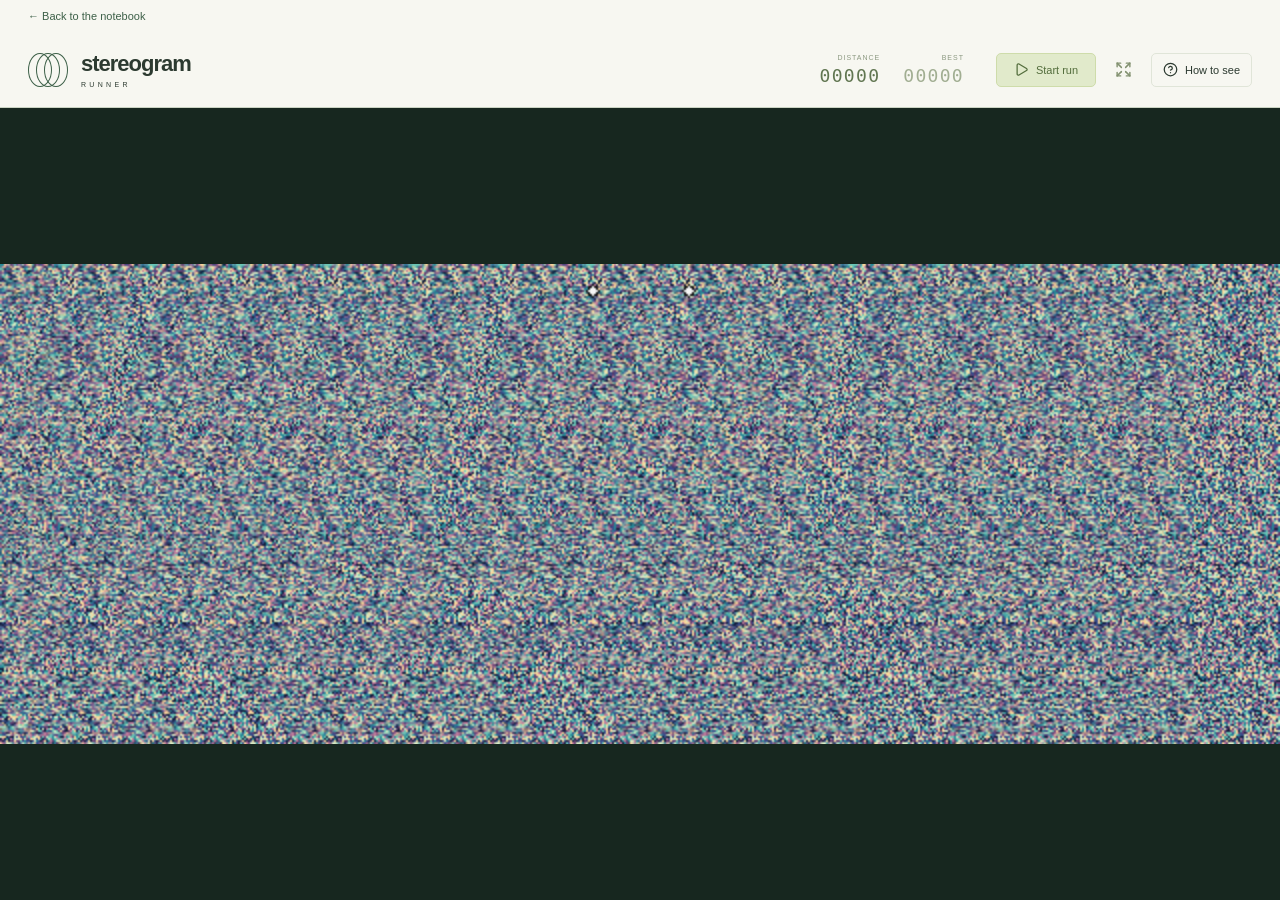
<file: projects/stereogram-runner/index.html>
<!doctype html>
<html lang="en">
  <head>
    <meta charset="UTF-8" />
    <meta name="viewport" content="width=device-width, initial-scale=1" />
    <meta name="description" content="Find the hidden dinosaur. Jump the rocks. A multicolor stereogram game." />
    <title>Stereogram Runner</title>
    <link rel="icon" href="./favicon.svg" type="image/svg+xml" />
    <script type="module" crossorigin src="./assets/index-05bqgJP1.js"></script>
    <link rel="stylesheet" crossorigin href="./assets/index-CHdSz0ih.css">
    <script src="../../analytics.js" defer></script>
  </head>
  <body>
    <div id="root"></div>
    <noscript>This game needs JavaScript and WebGL. Gameplay stays on your device.</noscript>
  </body>
</html>
</file>
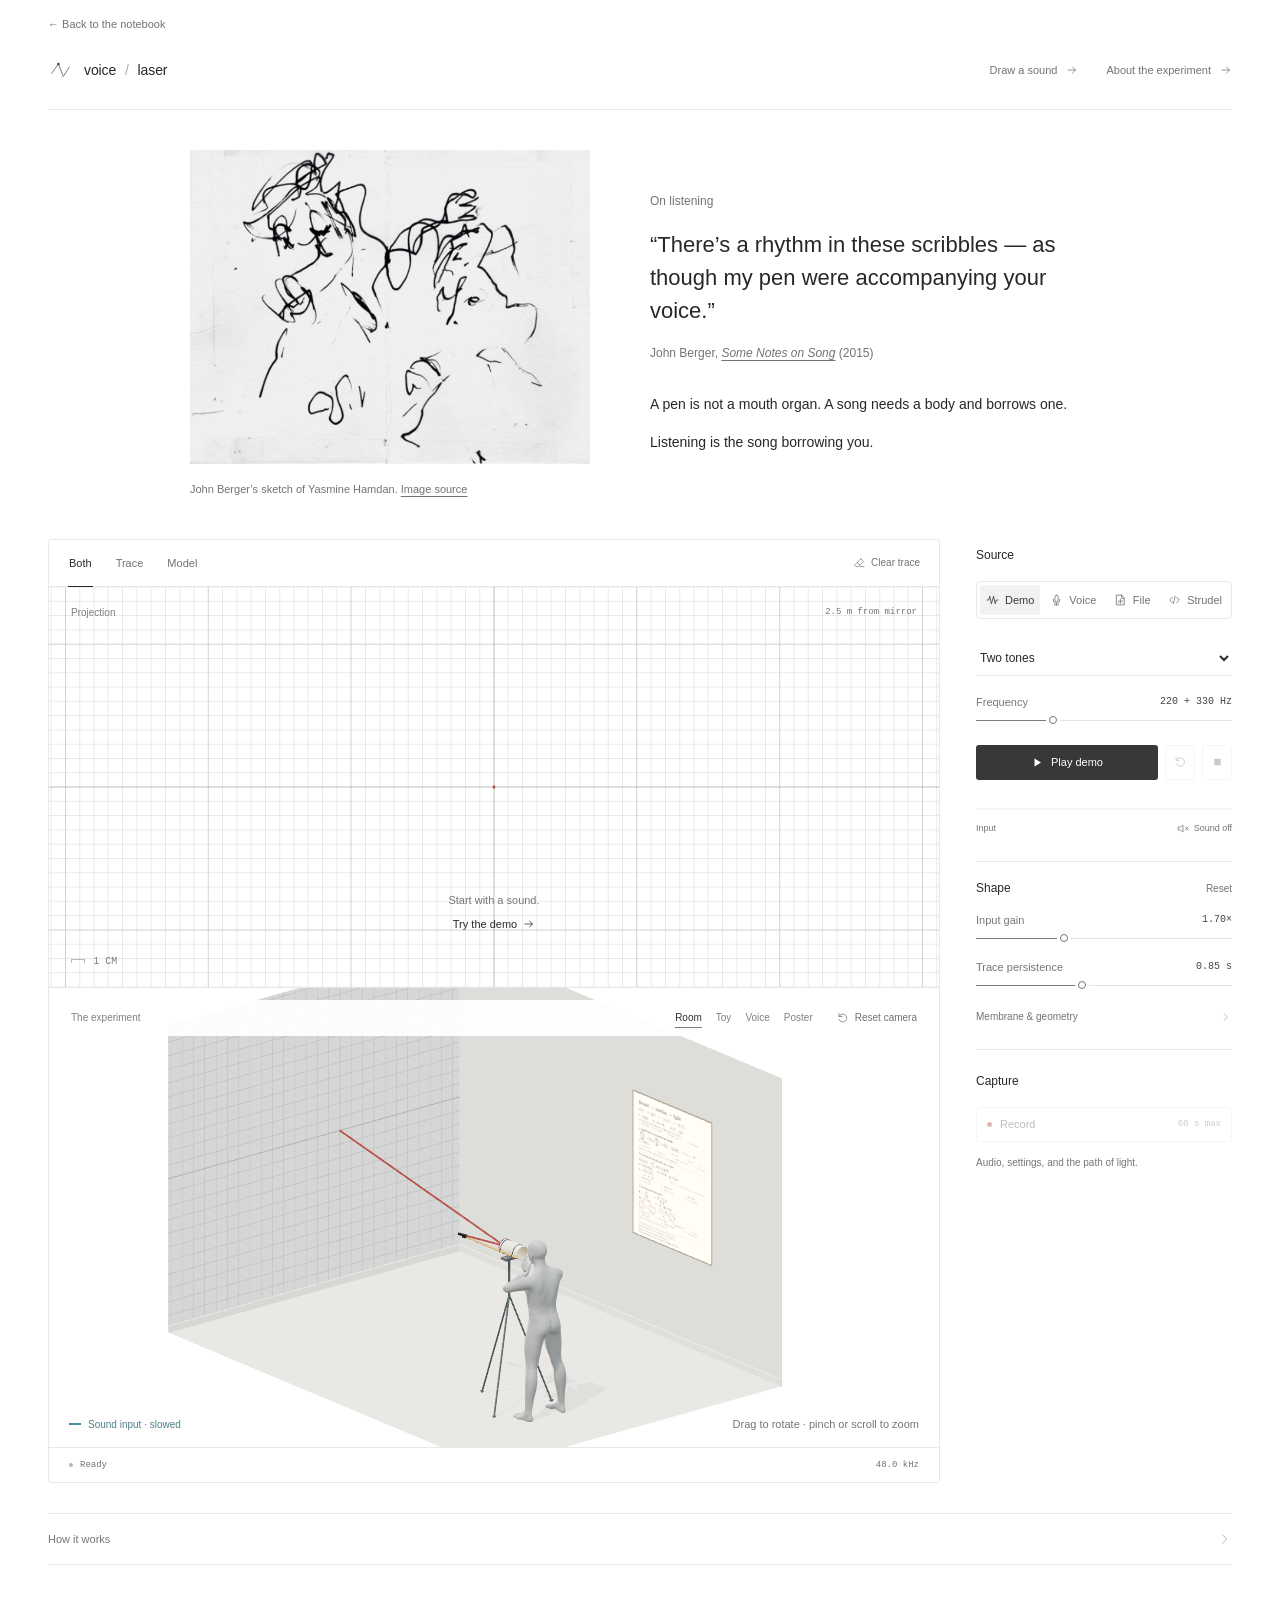
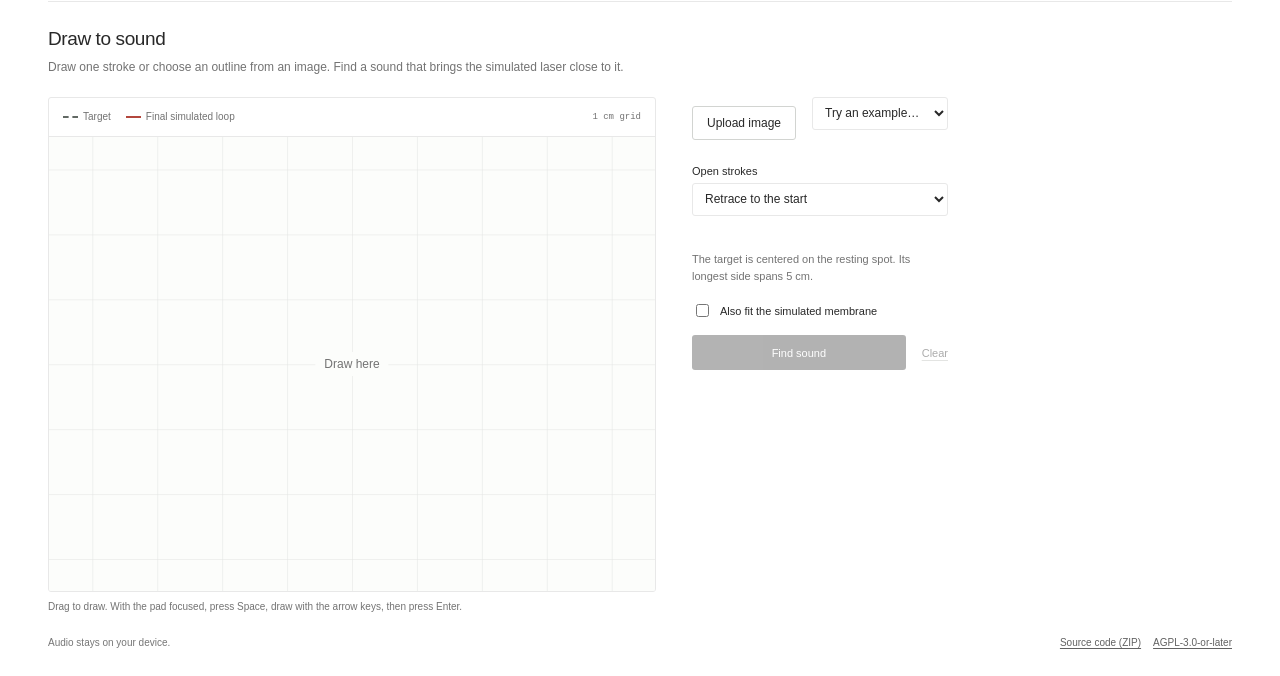
<file: projects/voice-laser-lab/index.html>
<!doctype html>
<html lang="en">
  <head>
    <meta charset="UTF-8" />
    <meta name="viewport" content="width=device-width, initial-scale=1" />
    <meta name="description" content="Explore sound through a membrane, mirror, and laser. A local, interactive optical sound experiment with recording and reproducible physics." />
    <title>Voice / Laser Lab</title>
    <link rel="icon" href="./favicon.svg" type="image/svg+xml" />
    <script type="module" crossorigin src="./assets/index-C1DnEVLA.js"></script>
    <link rel="stylesheet" crossorigin href="./assets/index-6C_Yd1FR.css">
    <script src="../../analytics.js" defer></script>
  </head>
  <body>
    <div id="root"></div>
    <noscript>This experiment needs JavaScript. Audio and recordings stay on your device.</noscript>
  </body>
</html>
</file>
<file: projects/voice-laser-lab/assets/index-6C_Yd1FR.css>
.inverse-lab{border-top:1px solid var(--line);margin-top:36px;padding-top:26px;scroll-margin-top:20px}.inverse-heading{margin-bottom:20px}.inverse-heading h2{letter-spacing:-.4px;margin:0 0 8px;font-size:19px;font-weight:450}.inverse-heading p,.inverse-caption,.inverse-hint{color:var(--muted);font-size:12px;line-height:1.6}.inverse-workbench{grid-template-columns:minmax(0,1fr) minmax(215px,256px);align-items:start;gap:36px;max-width:900px;display:grid}.inverse-pad-wrap{border:1px solid var(--line);background:#fff;border-radius:3px;position:relative;overflow:hidden}.inverse-legend{border-bottom:1px solid var(--line);min-height:39px;color:var(--muted);align-items:center;gap:15px;padding:8px 14px;font-size:10px;display:flex}.inverse-legend span{align-items:center;gap:5px;display:inline-flex}.inverse-legend i{border-top:2px dashed #626964;width:15px;display:inline-block}.inverse-legend .inverse-laser-key{border-top:2px solid var(--accent)}.inverse-grid-scale{font:9px var(--mono);margin-left:auto}.inverse-pad{aspect-ratio:4/3;touch-action:none;cursor:crosshair;-webkit-user-select:none;user-select:none;background:#fcfdfb;width:100%;display:block}.inverse-pad:focus-visible{outline:2px solid var(--accent);outline-offset:-2px}.inverse-target,.inverse-trace{fill:none;stroke-linejoin:round;stroke-linecap:round;vector-effect:non-scaling-stroke}.inverse-target{stroke:#626964;stroke-width:2px;stroke-dasharray:4 4}.inverse-trace{stroke:var(--accent);stroke-width:1.75px}.inverse-pad-hint{color:var(--muted);pointer-events:none;background:#fcfdfb;padding:5px 9px;font-size:12px;position:absolute;top:calc(50% + 19px);left:50%;transform:translate(-50%,-50%)}.inverse-hint{margin-top:7px;font-size:10px}.inverse-controls{align-content:start;gap:15px;min-width:0;display:grid}.inverse-inputs,.inverse-run{flex-wrap:wrap;align-items:center;gap:16px;display:flex}.inverse-file{cursor:pointer;border:1px solid #d2d4d1;border-radius:3px;justify-content:center;align-items:center;min-height:34px;padding:4px 14px;font-size:12px;display:inline-flex;position:relative;overflow:hidden}.inverse-file:focus-within{outline:1px solid var(--text);outline-offset:3px}.inverse-file input{opacity:0;cursor:pointer;width:100%;position:absolute;inset:0}.inverse-link,.inverse-output a{color:var(--text);text-underline-offset:3px;padding:3px 0;font-size:11px;-webkit-text-decoration:underline #b6bab5;text-decoration:underline #b6bab5}.inverse-save{justify-self:start}.inverse-run .primary-button{width:auto;padding:0 20px}.inverse-inputs select{flex:105px;min-width:110px}.inverse-controls label:not(.inverse-file){gap:6px;font-size:11px;display:grid}.inverse-controls label.inverse-tuning{cursor:pointer;align-items:center;gap:8px;display:flex}.inverse-controls select{border:1px solid var(--line);width:100%;min-height:33px;color:var(--text);background:#fff;border-radius:3px;padding:3px 8px;font-size:12px}.inverse-caption{font-size:11px}.inverse-source{gap:9px;display:grid}.inverse-source svg{background:var(--soft);border:1px solid var(--line);width:100%;height:100px;display:block}.inverse-status{color:var(--muted);font-size:11px}.inverse-status:empty{display:none}.inverse-controls .error-message{margin-top:0}.inverse-output{border-top:1px solid var(--line);place-items:start;gap:11px;padding-top:12px;display:grid}.inverse-output dl{gap:7px;width:100%;margin:0;font-size:11px;display:grid}.inverse-output dl div{justify-content:space-between;gap:12px;display:flex}.inverse-output dt{color:var(--muted)}.inverse-output dd{font-family:var(--mono);margin:0}.inverse-output audio{width:100%;height:34px;display:block}@media (width<=790px){.inverse-workbench{grid-template-columns:minmax(0,1fr) minmax(180px,215px);gap:22px}}@media (width<=590px){.inverse-workbench{grid-template-columns:minmax(0,1fr);gap:16px}.inverse-lab{margin-top:26px;padding-top:20px}.inverse-controls{gap:12px}.inverse-source svg{height:130px}}:root{--lightningcss-light:initial;--lightningcss-dark: ;color-scheme:light;--bg:#fff;--panel:#fff;--line:#e8e8e8;--text:#282828;--muted:#737373;--soft:#f8f8f8;--accent:#b3473d;--mono:ui-monospace, SFMono-Regular, Menlo, Monaco, Consolas, monospace;--sans:-apple-system, BlinkMacSystemFont, "Segoe UI", Helvetica, Arial, sans-serif;--hairline-plate:#fff;--hairline-hi:#282828;--hairline-edge:#7c7c7c;--hairline-mid:#afafaf;--hairline-lo:#e8e8e8;--hairline-stroke:.9}*{box-sizing:border-box}body{background:var(--bg);color:var(--text);font:13px var(--sans);-webkit-font-smoothing:antialiased;margin:0}button,input,select{font:inherit}button{color:inherit;cursor:pointer;background:0 0;border:0;transition:color .14s,background .14s,border-color .14s}button:disabled{cursor:default;opacity:.38}a{color:inherit;text-decoration:none}button,a,summary,input,select{-webkit-tap-highlight-color:transparent}button:focus-visible,a:focus-visible,summary:focus-visible,select:focus-visible,input:focus-visible{outline:1px solid var(--text);outline-offset:5px}svg{flex-shrink:0}h1,h2,h3,p{margin:0}::selection{background:#ebebeb}.lab-shell{max-width:1380px;margin:0 auto;padding:0 48px}.site-header{border-bottom:1px solid var(--line);justify-content:space-between;align-items:center;height:80px;display:flex}.brand{letter-spacing:-.1px;align-items:center;gap:11px;font-size:14px;font-weight:450;display:flex}.brand-divider{color:#adadad;margin:0 5px}.brand-mark{color:#444}.about-link{color:var(--muted);align-items:center;gap:9px;font-size:11px;display:flex}.about-link:hover{color:var(--text)}.lab-navigation{align-items:center;gap:clamp(10px,3vw,28px);display:flex}@media (width<=480px){.lab-navigation .about-link svg{display:none}}.intro{padding:38px 0 35px}h1{letter-spacing:-1px;font-size:30px;font-weight:400;line-height:1.2}.intro-copy{color:var(--muted);margin-top:10px;font-size:12px;line-height:1.6}.workbench{grid-template-columns:minmax(0,1fr) 256px;align-items:start;gap:36px;display:grid}.workspace{border:1px solid var(--line);background:#fff;border-radius:3px;min-width:0;overflow:hidden}.workspace-toolbar{border-bottom:1px solid var(--line);justify-content:space-between;align-items:center;height:47px;padding:0 19px;display:flex}.view-tabs{align-items:center;gap:22px;height:100%;display:flex}.view-tabs button{height:100%;color:var(--muted);padding:0 1px;font-size:11px;position:relative}.view-tabs button.active{color:var(--text)}.view-tabs button.active:after{content:"";background:var(--text);height:1px;position:absolute;bottom:-1px;left:0;right:0}.view-tabs button:hover{color:var(--text)}.text-button{color:var(--muted);align-items:center;gap:6px;padding:0;font-size:10px;line-height:1.5;display:inline-flex}.text-button:hover{color:var(--text)}.clear-button svg{width:11px}.projection-panel{background:#fff;height:400px;position:relative;overflow:hidden}.panel-heading{z-index:2;pointer-events:none;color:#7f7f7f;justify-content:space-between;align-items:center;gap:12px;font-size:10px;display:flex;position:absolute;top:20px;left:22px;right:22px}.panel-heading button{pointer-events:auto}.panel-unit{font:9px var(--mono);color:#767676}.empty-prompt{pointer-events:none;flex-direction:column;align-items:center;gap:10px;display:flex;position:absolute;bottom:54px;left:0;right:0}.empty-prompt p{color:#767676;font-size:11px}.empty-prompt button{pointer-events:auto;color:var(--text);font-size:11px}.projection-caption{color:#767676;font:9px var(--mono);pointer-events:none;position:absolute;bottom:19px;right:22px}.apparatus-panel{border-top:1px solid var(--line);background:#fff;height:270px;position:relative;overflow:hidden}.workspace-status{border-top:1px solid var(--line);height:35px;color:var(--muted);font:9px var(--mono);justify-content:space-between;align-items:center;padding:0 20px;display:flex}.workspace-status>span:first-child{align-items:center;gap:7px;display:flex}.workspace-status>span:last-child{color:#767676}.status-dot{background:#b8b8b8;border-radius:50%;flex-shrink:0;width:4px;height:4px;display:inline-block}.status-dot.active{background:#6b6b6b}.view-apparatus .apparatus-panel{border-top:0}.control-panel{min-width:0;padding-top:2px}.control-section{border-bottom:1px solid var(--line);padding:19px 0 26px}.control-section:first-child{padding-top:7px}.control-section:last-child{border-bottom:0;padding-bottom:0}h2{margin-bottom:19px;font-size:12px;font-weight:500}.section-heading{justify-content:space-between;align-items:baseline;display:flex}.section-heading .text-button{font-size:10px}.source-tabs{border:1px solid var(--line);border-radius:4px;gap:4px;margin-bottom:22px;padding:3px;display:flex}.source-tabs button{height:30px;color:var(--muted);border-radius:2px;flex:1;justify-content:center;align-items:center;gap:6px;font-size:11px;display:flex}.source-tabs button.active{color:#383838;background:#f2f2f2}.source-tabs button:hover:not(.active):not(:disabled){color:var(--text);background:#fbfbfb}.source-tabs svg{width:13px}.strudel-editor{min-width:0}.strudel-editor select{margin-bottom:10px}.strudel-editor textarea{resize:vertical;width:100%;min-height:7em;color:var(--text);font:12px/1.5 var(--mono);tab-size:2;background:#fafafa;border:1px solid #d5d5d5;border-radius:3px;padding:8px;display:block}.strudel-editor textarea:focus-visible{outline:1px solid var(--text);outline-offset:2px}.strudel-editor-meta{color:var(--muted);flex-wrap:wrap;justify-content:space-between;gap:3px 8px;margin-top:7px;font-size:10px;display:flex}.strudel-editor-meta a{text-underline-offset:2px;text-decoration:underline}.strudel-editor .error-message{overflow-wrap:anywhere}.strudel-editor~.transport{margin-top:14px}@media (width>=791px) and (width<=1100px),(width>=481px) and (width<=570px){.source-tabs{gap:2px}.source-tabs button{gap:3px;padding-inline:2px}}.select-label{clip-path:inset(50%);width:1px;height:1px;position:absolute;overflow:hidden}select{border:0;border-bottom:1px solid var(--line);width:100%;color:var(--text);background:#fff;border-radius:0;margin:0 0 20px;padding:9px 3px 9px 0;font-size:12px;display:block}.slider-control{margin:0 0 22px;display:block}.slider-label{color:#777;justify-content:space-between;align-items:center;gap:8px;margin-bottom:12px;font-size:11px;display:flex}.slider-label output{font:10px var(--mono);color:#454545}.slider-control input{appearance:none;background:linear-gradient(to right, #7c7c7c 0 var(--range-fill), #e4e4e4 var(--range-fill) 100%);cursor:pointer;border:0;width:100%;height:1px;margin:0;padding:0;display:block}.slider-control input::-webkit-slider-thumb{appearance:none;background:#fff;border:1px solid #787878;border-radius:50%;width:8px;height:8px;box-shadow:0 0 0 3px #fff}.slider-control input::-moz-range-thumb{background:#fff;border:1px solid #787878;border-radius:50%;width:6px;height:6px;box-shadow:0 0 0 3px #fff}.slider-control.disabled{opacity:.4}.slider-control.disabled input{cursor:default}.transport{gap:7px;margin-top:24px;display:flex}.primary-button{color:#fff;background:#383838;border-radius:3px;flex:1;justify-content:center;align-items:center;gap:8px;height:35px;font-size:11px;font-weight:400;display:flex}.primary-button:hover:not(:disabled){background:#545454}.primary-button svg{width:12px}.icon-button{color:#767676;border:1px solid var(--line);border-radius:3px;justify-content:center;align-items:center;width:30px;height:35px;display:flex}.icon-button:hover:not(:disabled){color:#282828;background:#f8f8f8}.icon-button svg{width:13px}.waveform{width:100%;height:26px;margin-top:16px;display:block}.audio-meta{color:#767676;justify-content:space-between;align-items:center;font-size:9px;display:flex}.sound-button{color:#767676;align-items:center;gap:5px;padding:0;font-size:9px;display:flex}.sound-button.enabled{color:#3c3c3c}.sound-button svg{width:12px}.source-explainer{color:#757575;gap:10px;min-height:115px;padding:9px 0 12px;display:flex}.source-explainer svg{width:18px;margin-top:1px}.source-explainer p{color:#404040;font-size:12px;line-height:1.6}.source-explainer span{color:#767676;margin-top:5px;font-size:11px;line-height:1.6;display:block}.upload-button{color:#727272;border:1px dashed #dcdcdc;border-radius:3px;flex-direction:column;justify-content:center;align-items:center;gap:9px;width:100%;min-height:113px;padding:15px;display:flex}.upload-button:hover{background:#fbfbfb}.upload-button strong{text-overflow:ellipsis;white-space:nowrap;max-width:100%;font-size:11px;font-weight:400;overflow:hidden}.upload-button span{color:#767676;font:8px var(--mono)}.file-input{display:none}.check-label{color:#767676;align-items:center;gap:6px;margin-top:13px;font-size:10px;display:flex}.check-label input{accent-color:#6f6f6f;margin:0}.field-note{color:var(--muted);margin-top:10px;font-size:10px;line-height:1.7}.mechanics{margin-top:25px}.mechanics summary{color:var(--muted);cursor:pointer;justify-content:space-between;align-items:center;font-size:10px;list-style:none;display:flex}.mechanics summary::-webkit-details-marker{display:none}.model-notes summary::-webkit-details-marker{display:none}.mechanics summary svg{color:#a0a0a0;transition:transform .15s}.mechanics[open] summary svg{transform:rotate(90deg)}.mechanics-controls{padding-top:23px}.mechanics-controls .slider-control:last-child{margin-bottom:0}.capture-section{padding-top:24px}.record-button{border:1px solid var(--line);color:#565656;border-radius:3px;align-items:center;gap:8px;width:100%;height:35px;padding:0 10px;font-size:11px;display:flex}.record-button:hover:not(:disabled){background:#fbfbfb}.record-dot{background:#b3473d;border-radius:50%;width:5px;height:5px}.record-time{font:9px var(--mono);color:#767676;margin-left:auto}.recording{border-color:#b0b0b0}.recording .record-dot{border-radius:1px}.capture-note{color:#767676;margin-top:12px;font-size:10px;line-height:1.7}.saved-take{color:#717171;align-items:center;gap:7px;margin-top:14px;font-size:10px;display:flex}.saved-take span:last-child{font:9px var(--mono);color:#767676;margin-left:auto}.capture-actions{gap:8px;margin-top:12px;display:flex}.secondary-button{border:1px solid var(--line);color:#6a6a6a;border-radius:3px;flex:1;justify-content:center;align-items:center;gap:6px;height:31px;font-size:10px;display:flex}.secondary-button:hover:not(:disabled){background:#fbfbfb}.error-message{color:#97533d;background:#fbfbfb;border:1px solid #d2d2d2;border-radius:3px;margin-top:14px;padding:11px;font-size:11px;line-height:1.6}.error-message .text-button{color:#97533d;margin-top:7px;display:block}.model-notes{border-top:1px solid var(--line);border-bottom:1px solid var(--line);margin-top:30px;scroll-margin-top:20px}.model-notes summary{cursor:pointer;color:#767676;justify-content:space-between;align-items:center;padding:18px 0;font-size:11px;list-style:none;display:flex}.model-notes summary>svg{color:#a8a8a8;transition:transform .15s}.model-notes[open] summary>svg{transform:rotate(90deg)}.notes-content{grid-template-columns:repeat(3,1fr);gap:35px;padding:4px 0 28px;display:grid}.notes-content h3{color:#4a4a4a;margin-bottom:10px;font-size:12px;font-weight:400}.notes-content p{color:#767676;font-size:11px;line-height:1.8}footer{color:#767676;justify-content:space-between;align-items:center;padding:22px 0 28px;font-size:10px;display:flex}footer a{color:#a2a2a2;align-items:center;gap:6px;display:flex}footer a:hover{color:#696969}.lab-source-links{flex-wrap:wrap;justify-content:flex-end;gap:5px 12px;display:flex}.lab-source-links a{color:#626262;text-underline-offset:2px;text-decoration:underline}@media (width>=1500px){.projection-panel{height:430px}.apparatus-panel{height:285px}.view-wall .projection-panel,.view-apparatus .apparatus-panel{height:715px}}@media (width<=1100px){.lab-shell{padding:0 28px}.workbench{grid-template-columns:minmax(0,1fr) 242px;gap:25px}.view-tabs{gap:18px}.projection-panel{height:400px}.apparatus-panel{height:265px}.view-wall .projection-panel,.view-apparatus .apparatus-panel{height:665px}}@media (width<=790px){.lab-shell{padding:0 24px}.site-header{height:68px}.intro{padding:30px 0}.workbench{grid-template-columns:1fr;gap:28px}.control-panel{grid-template-columns:1fr 1fr;gap:0 32px;display:grid}.control-section{padding:0 0 24px}.audio-section{border-bottom:0;grid-area:1/1/3;padding-top:0!important}.tune-section{grid-area:1/2}.capture-section{grid-area:2/2;padding-top:23px}.projection-panel{height:360px}.apparatus-panel{height:260px}.view-wall .projection-panel,.view-apparatus .apparatus-panel{height:620px}.notes-content{gap:22px}}@media (width<=480px){.lab-shell{padding:0 20px}.site-header{height:63px}.brand{gap:8px;font-size:13px}.about-link{gap:5px;font-size:9px}.about-link svg{width:10px}.intro{padding:29px 0 27px}h1{letter-spacing:-.85px;font-size:27px}.intro-copy{margin-top:8px;font-size:11px}.workspace-toolbar{height:45px;padding:0 13px}.view-tabs{gap:21px}.view-tabs button,.clear-button{font-size:10px}.clear-button svg{display:none}.projection-panel{height:320px}.apparatus-panel{height:250px}.panel-heading{font-size:9px;top:17px;left:17px;right:17px}.panel-unit{font-size:8px}.projection-caption{font-size:8px;right:17px}.workspace-status{height:32px;padding:0 16px;font-size:8px}.view-wall .projection-panel,.view-apparatus .apparatus-panel{height:570px}.control-panel{padding:0 4px;display:block}.control-section,.control-section:first-child{padding:23px 0}.control-section:first-child{border-bottom:1px solid var(--line);padding-top:0!important}.control-section:last-child{padding-bottom:0}h2{font-size:13px}.slider-label{font-size:12px}.primary-button{height:38px;font-size:12px}.icon-button{width:35px;height:38px}.source-tabs button{height:32px;font-size:12px}.notes-content{grid-template-columns:1fr;gap:23px}.model-notes{margin-top:29px}footer{align-items:flex-start;gap:14px;font-size:9px}footer a{text-align:right;gap:5px;max-width:155px;font-size:9px}.empty-prompt{bottom:53px}}@media (prefers-reduced-motion:reduce){*{scroll-behavior:auto!important;transition:none!important}}.apparatus-panel{height:460px}.view-wall .projection-panel,.view-apparatus .apparatus-panel{height:760px}.scene-view-controls{pointer-events:auto;align-items:center;gap:18px;display:flex}.scene-view-tabs{align-items:center;gap:14px;display:flex}.scene-view-tabs button{color:#818181;font:10px var(--sans);border-bottom:1px solid #0000;padding:4px 0}.scene-view-tabs button.active{color:#303030;border-bottom-color:#7d7d7d}.scene-view-tabs button:hover{color:#303030}.reset-scene{margin-left:6px}@media (width<=790px){.apparatus-panel{height:460px}.view-wall .projection-panel,.view-apparatus .apparatus-panel{height:680px}}@media (width<=480px){.apparatus-panel{height:420px}.view-wall .projection-panel,.view-apparatus .apparatus-panel{height:600px}.apparatus-heading{gap:8px}.scene-view-controls{gap:14px}.scene-view-tabs{gap:12px}.scene-view-tabs button{font-size:9px}.reset-scene span{display:none}.reset-scene{margin:0}}.apparatus-heading{background:#fffffff0;border-radius:3px;padding:8px 10px;top:12px;left:12px;right:12px}.notes-content .asset-credit{margin-top:12px;font-size:10px}.asset-credit a{text-underline-offset:3px;text-decoration:underline}.sound-cue-label{color:#4b7f88;font:10px var(--sans);pointer-events:none;align-items:center;gap:7px;display:flex;position:absolute;bottom:17px;left:20px}.sound-cue-label span{border-top:2px solid #4b8e9b;width:12px}@media (width<=480px){.apparatus-heading>span{display:none}.scene-view-controls{justify-content:space-between;width:100%}.sound-cue-label{font-size:9px;bottom:35px;left:14px}}.notebook-navigation{max-width:1380px;color:var(--muted);margin:0 auto;padding:18px 48px 0;font-size:11px}.notebook-navigation a:hover{color:var(--text)}.listening-note{grid-template-columns:minmax(0,400px) minmax(0,440px);justify-content:center;align-items:center;gap:60px;max-width:1100px;margin:0 auto;padding:40px 0;scroll-margin-top:32px;display:grid}.listening-sketch{min-width:0;margin:0}.listening-sketch>a{display:block}.listening-sketch img{width:100%;height:auto;display:block}.listening-sketch figcaption{color:var(--muted);margin-top:16px;font-size:11px;line-height:1.7}.listening-note a{text-underline-offset:3px;text-decoration:underline;text-decoration-thickness:1px}.listening-note a:hover{color:var(--accent)}.listening-copy{min-width:0}.listening-copy h1{color:var(--muted);letter-spacing:normal;margin:0 0 20px;font-size:12px;font-weight:500}.listening-copy blockquote{margin:0}.listening-copy blockquote p{font-size:22px;font-weight:400;line-height:1.5}.listening-credit{color:var(--muted);margin-top:16px;font-size:12px;line-height:1.7}.listening-reflection,.listening-closing{font-size:14px;line-height:1.7}.listening-reflection{margin-top:30px}.listening-closing{margin-top:14px}@media (width<=760px){.notebook-navigation{padding-inline:20px}.listening-note{grid-template-columns:minmax(0,440px);gap:30px;margin:0 auto;padding:28px 0 34px}.listening-sketch{width:min(100%,400px);margin-inline:auto}.listening-copy blockquote p{font-size:20px}}
</file>
